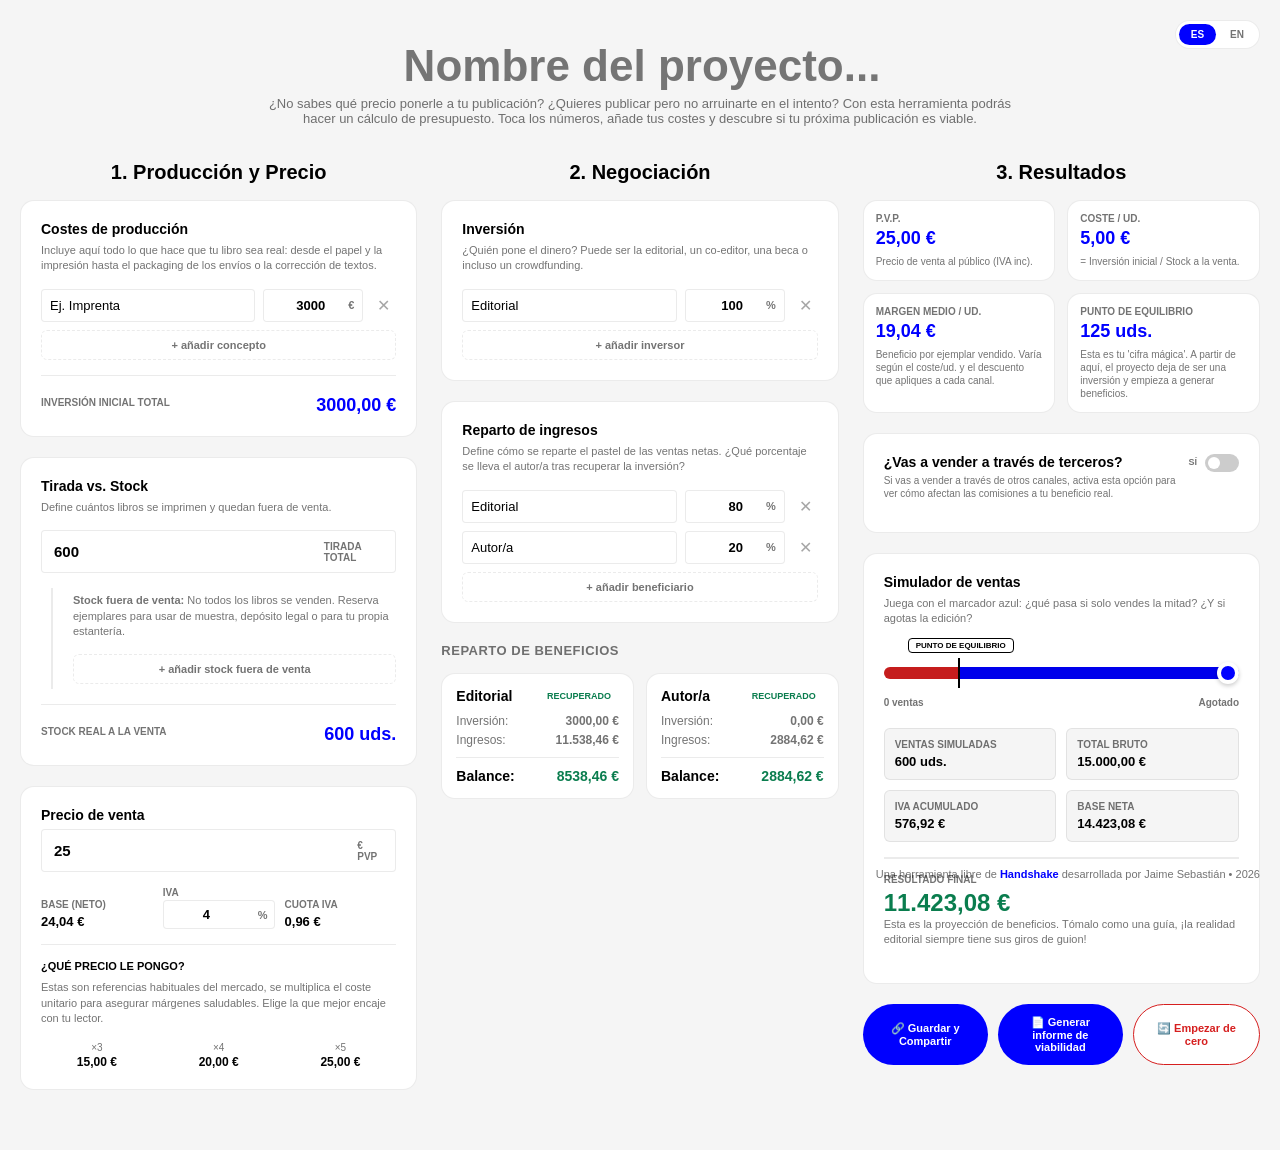
<file: index.html>
<!DOCTYPE html>
<html lang="es">
<head>
    <meta charset="UTF-8">
    <title>Calculadora Editorial • Handshake</title>
    <link rel="stylesheet" href="css/style.css">
    <link rel="icon" href="icon.png">
</head>
<body>
    <div class="lang-toggle" id="langToggle">
        <button type="button" class="lang-btn active" data-lang="es">ES</button>
        <button type="button" class="lang-btn" data-lang="en">EN</button>
    </div>

    <div class="handshake-credit" data-i18n-html="credit">
        Una herramienta libre de <a href="https://www.handshake.fun" target="_blank">Handshake</a> desarrollada por Jaime Sebastián • 2026
    </div>

    <div class="container">
        <header class="minimal-header">
            <input id="titulo_proyecto" class="title-input" placeholder="Nombre del proyecto..." data-i18n-placeholder="titlePlaceholder">
            <div class="subtitle" data-i18n="subtitle">¿No sabes qué precio ponerle a tu publicación? ¿Quieres publicar pero no arruinarte en el intento? Con esta herramienta podrás hacer un cálculo de presupuesto. Toca los números, añade tus costes y descubre si tu próxima publicación es viable.</div>
        </header>

        <div class="layout">
            <div class="column">
                <div class="column-title" data-i18n="col1">1. Producción y Precio</div>

                <section class="card">
                    <h3 data-i18n="costsTitle">Costes de producción</h3>
                    <div class="helper" data-i18n="costsHelper">Incluye aquí todo lo que hace que tu libro sea real: desde el papel y la impresión hasta el packaging de los envíos o la corrección de textos.</div>
                    <div id="costList"></div>
                    <button class="add-btn" onclick="addCost()" data-i18n="addConcept">+ añadir concepto</button>
                    <div class="divider"></div>
                    <div class="metric-row-inline">
                        <span class="label" data-i18n="totalInvestment">Inversión inicial total</span>
                        <span id="total_inversion" class="value-main val-blue">0,00 €</span>
                    </div>
                </section>

                <section class="card">
                    <h3 data-i18n="stockTitle">Tirada vs. Stock</h3>
                    <div class="helper" data-i18n="stockHelper">Define cuántos libros se imprimen y quedan fuera de venta.</div>
                    <div class="input-group">
                        <input id="tirada_total" class="calc" type="number" value="600">
                        <span class="unit" data-i18n="printRunUnit">Tirada total </span>
                    </div>

                    <div class="stock-deduction-box">
                        <div class="helper" data-i18n-html="stockBoxHelper"><b>Stock fuera de venta:</b> No todos los libros se venden. Reserva ejemplares para usar de muestra, depósito legal o para tu propia estantería.</div>
                        <div id="stockList"></div>
                        <button class="add-btn" onclick="addStock()" data-i18n="addStock">+ añadir stock fuera de venta</button>
                    </div>

                    <div class="divider"></div>
                    <div class="metric-row-inline">
                        <span class="label" data-i18n="actualStock">Stock real a la venta</span>
                        <span id="tirada_venta" class="value-main val-blue">600 uds.</span>
                    </div>
                </section>

                <section class="card">
                    <h3 data-i18n="priceTitle">Precio de venta</h3>
                    <div class="input-group">
                        <input id="pvp" class="calc" type="number" value="25">
                        <span class="unit" data-i18n="pvpUnit">€ PVP</span>
                    </div>

                    <div class="price-grid">
                        <div class="price-sub-item">
                            <span class="label" data-i18n="baseLabel">Base (Neto)</span>
                            <b id="base_calc">0,00 €</b>
                        </div>
                        <div class="price-sub-item">
                            <span class="label" data-i18n="ivaLabel">IVA</span>
                            <div class="input-wrapper mini">
                                <input id="iva_pct" class="calc" type="number" value="4">
                                <span class="inline-unit">%</span>
                            </div>
                        </div>
                        <div class="price-sub-item">
                            <span class="label" data-i18n="ivaAmountLabel">Cuota IVA</span>
                            <b id="iva_calc">0,00 €</b>
                        </div>
                    </div>
                    <div class="divider"></div>

                    <h4 class="mini-section-title" data-i18n="priceQuestion">¿Qué precio le pongo?</h4>
                    <div class="helper" data-i18n="priceHelper">Estas son referencias habituales del mercado, se multiplica el coste unitario para asegurar márgenes saludables. Elige la que mejor encaje con tu lector.</div>
                    <div class="suggestions-container">
                        <div class="suggest-item"><span>×3</span><b id="p3">0,00 €</b></div>
                        <div class="suggest-item"><span>×4</span><b id="p4">0,00 €</b></div>
                        <div class="suggest-item"><span>×5</span><b id="p5">0,00 €</b></div>
                    </div>
                </section>
            </div>

            <div class="column">
                <div class="column-title" data-i18n="col2">2. Negociación</div>
                <section class="card">
                    <h3 data-i18n="investTitle">Inversión</h3>
                    <div class="helper" data-i18n="investHelper">¿Quién pone el dinero? Puede ser la editorial, un co-editor, una beca o incluso un crowdfunding.</div>
                    <div id="investList"></div>
                    <button class="add-btn" onclick="addInvestor()" data-i18n="addInvestor">+ añadir inversor</button>
                    <div id="invWarning" class="warning" data-i18n="investWarning">⚠️ La inversión debe sumar 100%</div>
                </section>

                <section class="card">
                    <h3 data-i18n="incomeTitle">Reparto de ingresos</h3>
                    <div class="helper" data-i18n="incomeHelper">Define cómo se reparte el pastel de las ventas netas. ¿Qué porcentaje se lleva el autor/a tras recuperar la inversión?</div>
                    <div id="incomeList"></div>
                    <button class="add-btn" onclick="addIncome()" data-i18n="addBeneficiary">+ añadir beneficiario</button>
                    <div id="incWarning" class="warning" data-i18n="incomeWarning">⚠️ El reparto debe sumar 100%</div>
                </section>

                <div class="section-plain">
                    <h3 class="small-title" data-i18n="profitSplitTitle">Reparto de beneficios</h3>
                    <div id="actorCharts"></div>
                </div>
            </div>

            <div class="column">
                <div class="column-title" data-i18n="col3">3. Resultados</div>

                <section class="card-nested-container">
                    <div class="nested-grid">
                        <div class="nested-card">
                            <span class="label" data-i18n="pvpLabel">P.V.P.</span>
                            <span id="resumen_pvp" class="val-blue">0,00 €</span>
                            <div class="helper-mini" data-i18n="pvpHelperMini">Precio de venta al público (IVA inc).</div>
                        </div>
                        <div class="nested-card">
                            <span class="label" data-i18n="costPerUnitLabel">Coste / ud.</span>
                            <span id="coste_unitario" class="val-blue">0,00 €</span>
                            <div class="helper-mini" data-i18n="costPerUnitHelperMini">= Inversión inicial / Stock a la venta.</div>
                        </div>
                        <div class="nested-card">
                            <span class="label" data-i18n="marginLabel">Margen medio / ud.</span>
                            <span id="beneficio" class="val-blue">0,00 €</span>
                            <div class="helper-mini" data-i18n="marginHelperMini">Beneficio por ejemplar vendido. Varía según el coste/ud. y el descuento que apliques a cada canal.</div>
                        </div>
                        <div class="nested-card">
                            <span class="label" data-i18n="breakEvenLabel">Punto de equilibrio</span>
                            <span id="equilibrio" class="val-blue">0 uds.</span>
                            <div class="helper-mini" data-i18n="breakEvenHelperMini">Esta es tu 'cifra mágica'. A partir de aquí, el proyecto deja de ser una inversión y empieza a generar beneficios.</div>
                        </div>
                    </div>
                </section>

                <section class="card">
                    <div style="display: flex; justify-content: space-between; align-items: start; margin-bottom: 12px;">
                        <div>
                            <h3 style="margin:0;" data-i18n="thirdPartyQuestion">¿Vas a vender a través de terceros?</h3>
                            <div class="helper-mini" style="margin-top:4px;" data-i18n="thirdPartyHelperMini">Si vas a vender a través de otros canales, activa esta opción para ver cómo afectan las comisiones a tu beneficio real.</div>
                        </div>
                        <div style="display: flex; align-items: center; gap: 8px;">
                            <span class="label" style="font-size: 9px;" data-i18n="yes">SÍ</span>
                            <label class="switch">
                                <input type="checkbox" id="modoPro" onchange="togglePro()">
                                <span class="slider-switch"></span>
                            </label>
                        </div>
                    </div>

                    <div id="proContent" style="display: none; border-top: 1px solid var(--border); margin-top: 10px; padding-top: 15px;">
                        <div class="helper" data-i18n="channelsHelper">Reparte tu stock en distintos canales de venta, ajusta el descuento de cada canal y consigue una proyección más realista.</div>

                        <div class="distribution-bar" id="distBar"></div>
                        <div class="slider-legend" style="margin-top: 8px; margin-bottom: 20px; display: flex; justify-content: space-between;">
                            <span id="label_principal" style="color: var(--blue); font-size: 10px; font-weight: 800;">● Directa</span>
                            <span id="label_otros" style="color: var(--muted); font-size: 10px; font-weight: 800;">● Con comisión</span>
                        </div>

                        <div style="background: #f8fafc; padding: 12px; border-radius: 8px; border: 1px solid var(--border); margin-bottom: 15px;">
                            <div style="display: flex; justify-content: space-between; align-items: center;">
                                <span class="label" style="margin:0" data-i18n="directSales">Ventas Directas (Sin descuento)</span>
                                <span id="unidades_principal" style="font-weight: 800; color: var(--blue);">0 uds.</span>
                            </div>
                        </div>

                        <div style="display: grid; grid-template-columns: 1fr 60px 70px 25px; gap: 8px; margin-bottom: 8px; padding: 0 5px; font-size: 9px; font-weight: 800; color: var(--muted); text-transform: uppercase;">
                            <span data-i18n="channelHeader">Canal de venta</span><span data-i18n="discountHeader">% Dto.</span><span data-i18n="salesHeader">Ventas (uds.)</span><span></span>
                        </div>
                        <div id="channelList"></div>
                        <button class="add-btn" onclick="addChannel()" data-i18n="addChannel">+ añadir canal con dto.</button>
                    </div>
                </section>

                <section class="card simulator-section">
                    <h3 data-i18n="simulatorTitle">Simulador de ventas</h3>
                    <div class="helper" data-i18n="simulatorHelper">Juega con el marcador azul: ¿qué pasa si solo vendes la mitad? ¿Y si agotas la edición?</div>

                    <div class="range-container">
                        <div class="range-track" id="range_track_bg">
                            <div id="break_fill" class="range-fill"></div>
                            <div id="eq_mark" class="range-mark"><span class="mark-label" data-i18n="breakEvenMark">PUNTO DE EQUILIBRIO</span></div>
                        </div>
                        <input type="range" id="ventasSlider" class="range-input" min="0" max="100" value="100">
                    </div>
                    <div class="slider-legend"><span data-i18n="zeroSales">0 ventas</span><span data-i18n="soldOut">Sold out</span></div>

                    <div class="results-grid">
                        <div class="res-item blue-box">
                            <span class="label" data-i18n="simulatedSales">Ventas simuladas</span>
                            <b id="ventas_sim_val">0 uds.</b>
                        </div>
                        <div class="res-item">
                            <span class="label" data-i18n="grossTotal">Total Bruto</span>
                            <b id="ingresos_total">0,00 €</b>
                        </div>
                        <div class="res-item">
                            <span class="label" data-i18n="accumulatedVat">IVA Acumulado</span>
                            <b id="iva_total">0,00 €</b>
                        </div>
                        <div class="res-item">
                            <span class="label" data-i18n="netBase">Base Neta</span>
                            <b id="ingresos_sin_iva">0,00 €</b>
                        </div>
                        <div class="res-total">
                            <span class="label" data-i18n="finalResult">Resultado Final</span>
                            <span id="beneficio_sin_iva" class="val-final">0,00 €</span>
                              <div class="helper" data-i18n="finalHelper">Esta es la proyección de beneficios. Tómalo como una guía, ¡la realidad editorial siempre tiene sus giros de guion!</div>

                        </div>
                    </div>
                </section>

                <div class="action-footer">
                    <button class="btn btn-dark" onclick="shareProject()" data-i18n="shareBtn">🔗 Guardar y Compartir</button>
                    <button class="btn btn-dark" onclick="exportPDF()" data-i18n="pdfBtn">📄 Generar informe de viabilidad</button>
                    <button class="btn btn-reset" onclick="resetCalc()" data-i18n="resetBtn">🔄 Empezar de cero</button>
                </div>
            </div>
        </div>
    </div>
    <script src="js/app.js"></script>
    <script data-goatcounter="https://jaimesebas92.goatcounter.com/count" async src="//gc.zgo.at/count.js"></script>
</body>
</html>
</file>
<file: css/style.css>
:root {
    --bg: #f5f5f5; --card: #ffffff; --text: #000000; --muted: rgba(0, 0, 0, 0.55);
    --border: rgba(0, 0, 0, 0.08); --blue: #0000ff; --blue-hover: #333333; --green: #0a7d4e; --green-rgb: 10, 125, 78; --red: #d61f1f; --orange: #f59e0b;
}

body { font-family: Helvetica, Arial, sans-serif; background: var(--bg); color: var(--text); padding: 40px 20px; margin: 0; font-variant-numeric: tabular-nums; -webkit-font-smoothing: antialiased; }
.container { max-width: 1300px; margin: auto; }

.handshake-credit { position: fixed; bottom: 20px; right: 20px; font-size: 11px; color: var(--muted); }
.handshake-credit a { color: var(--blue); text-decoration: none; font-weight: 700; }

.lang-toggle { position: fixed; top: 20px; right: 20px; display: flex; gap: 2px; background: var(--card); border: 1px solid var(--border); border-radius: 999px; padding: 3px; z-index: 100; }
.lang-btn { border: none; background: none; padding: 5px 12px; border-radius: 999px; font-size: 10px; font-weight: 800; color: var(--muted); cursor: pointer; font-family: Helvetica, Arial, sans-serif; transition: background-color .15s, color .15s; }
.lang-btn.active { background: var(--blue); color: #fff; }

.minimal-header { margin-bottom: 35px; text-align: center; }
.title-input { border: none; background: transparent; font-size: clamp(2rem, 4vw, 2.75rem); font-weight: 800; width: 100%; outline: none; color: var(--text); text-align: center; }
.subtitle { color: var(--muted); font-size: 13px; margin: 4px auto 0; max-width: 768px; text-align: center; }

.layout { display: grid; grid-template-columns: repeat(3, 1fr); gap: 24px; }
.column-title { font-size: 20px; font-weight: 800; color: var(--text); text-transform: none; letter-spacing: normal; text-align: center; margin-bottom: 16px; }

.card { background: var(--card); border: 1px solid var(--border); border-radius: 14px; padding: 20px; margin-bottom: 20px; }
.card h3 { margin: 0 0 6px 0; font-size: 14px; font-weight: 700; }
.helper { font-size: 11px; color: var(--muted); margin-bottom: 15px; display: block; line-height: 1.4; }
.helper-mini { font-size: 10px; color: var(--muted); line-height: 1.3; margin-top: 6px; }
.small-title { font-size: 13px; font-weight: 700; margin-bottom: 15px; color: var(--muted); text-transform: uppercase; letter-spacing: 0.5px; }
.mini-section-title { font-size: 11px; font-weight: 800; text-transform: uppercase; margin: 0 0 8px 0; color: var(--text); }

.input-group { display: flex; align-items: center; background: var(--card); border: 1px solid var(--border); border-radius: 4px; padding: 0 12px; margin-bottom: 10px; }
.input-group input { border: none; padding: 12px 0; width: 100%; font-weight: 700; font-size: 15px; outline: none; }
.unit { font-size: 10px; font-weight: 800; color: var(--muted); text-transform: uppercase; }

.input-wrapper.mini { display: flex; align-items: center; border: 1px solid var(--border); border-radius: 4px; background: var(--card); padding: 0 6px; }
.input-wrapper.mini input { border: none; padding: 6px; width: 100%; font-weight: 700; font-size: 13px; outline: none; text-align: center; }
.inline-unit { font-size: 11px; font-weight: 800; color: var(--muted); }

.dynamic-row { display: grid; grid-template-columns: 1fr 100px 25px; gap: 8px; margin-bottom: 8px; }
.input-wrapper-list { display: flex; align-items: center; border: 1px solid var(--border); border-radius: 4px; background: var(--card); padding-right: 8px; }
.input-wrapper-list input { border: none; padding: 8px; width: 100%; font-weight: 700; font-size: 13px; outline: none; text-align: right; border-radius: 4px; }

.stock-deduction-box { border-left: 2px solid var(--border); padding: 5px 0 5px 20px; margin: 15px 0 15px 10px; }

.metric-row-inline { display: flex; justify-content: space-between; align-items: center; }
.value-main { font-size: 18px; font-weight: 800; color: var(--text); }
.label { font-size: 10px; font-weight: 800; color: var(--muted); text-transform: uppercase; display: block; margin-bottom: 2px;}

.price-grid { display: grid; grid-template-columns: repeat(3, 1fr); gap: 10px; margin-top: 15px; align-items: end; }
.price-sub-item b { font-size: 13px; font-weight: 700; display: block; margin-top: 4px; }

.suggestions-container { display: grid; grid-template-columns: repeat(3, 1fr); gap: 10px; text-align: center; }
.suggest-item { font-size: 10px; color: var(--muted); }
.suggest-item b { display: block; color: var(--text); font-size: 12px; margin-top: 2px; }

.card-nested-container { margin-bottom: 20px; }
.nested-grid { display: grid; grid-template-columns: 1fr 1fr; gap: 12px; margin-bottom: 12px; }
.nested-card { background: var(--card); border: 1px solid var(--border); border-radius: 14px; padding: 12px; }
.val { font-size: 15px; font-weight: 800; display: block; margin-top: 4px; }
.val-blue { font-size: 18px; font-weight: 800; color: var(--blue); display: block; margin-top: 4px; }

#actorCharts { display: grid; grid-template-columns: 1fr 1fr; gap: 12px; }
.actor-card { background: var(--card); border: 1px solid var(--border); border-radius: 14px; padding: 14px; }
.a-head { display: flex; justify-content: space-between; align-items: center; margin-bottom: 10px; font-weight: 800; font-size: 14px; }
.a-badge { font-size: 9px; padding: 3px 8px; border-radius: 999px; font-weight: 900; }
.a-row { display: flex; justify-content: space-between; font-size: 12px; margin-bottom: 5px; color: var(--muted); }
.a-total { border-top: 1px solid var(--border); margin-top: 10px; padding-top: 10px; font-weight: 800; font-size: 14px; display: flex; justify-content: space-between; }

.simulator-section { margin-bottom: 15px; }
.slider-legend { display: flex; justify-content: space-between; font-size: 10px; font-weight: 800; color: var(--muted); margin-top: 18px; }
.range-container { position: relative; height: 12px; border-radius: 6px; margin: 40px 0 10px 0; overflow: visible; }
.range-track { width: 100%; height: 100%; position: relative; border-radius: 6px; }
.range-fill { height: 100%; border-radius: 6px; transition: 0.1s; position: absolute; z-index: 1; }
.range-mark { position: absolute; width: 2px; height: 30px; background: var(--text); top: -9px; z-index: 5; }
.mark-label { position: absolute; top: -20px; left: -50px; width: 100px; text-align: center; font-size: 8px; font-weight: 900; background: var(--card); padding: 2px; border: 1px solid var(--text); border-radius: 4px;}
.range-input { position: absolute; width: 100%; top: -10px; height: 32px; -webkit-appearance: none; background: transparent; cursor: pointer; z-index: 10; margin: 0; }
.range-input::-webkit-slider-thumb { -webkit-appearance: none; height: 22px; width: 22px; border-radius: 50%; background: var(--blue); border: 4px solid var(--card); box-shadow: 0 2px 4px rgba(0,0,0,0.2); }

.results-grid { display: grid; grid-template-columns: 1fr 1fr; gap: 10px; margin-top: 20px; }
.res-item { background: var(--bg); padding: 10px; border-radius: 6px; border: 1px solid var(--border); }
.res-item b { display: block; font-size: 13px; margin-top: 4px; }
.res-total { grid-column: span 2; border-top: 2px solid var(--border); padding-top: 15px; margin-top: 5px; }
.val-final { font-size: 24px; font-weight: 900; display: block; margin-top: 4px; }

.action-footer { display: flex; gap: 10px; margin-top: 20px; }
.btn { flex: 1; padding: 12px; border-radius: 999px; font-weight: 800; font-size: 11px; cursor: pointer; border: none; transition: background-color 0.15s ease; }
.btn-dark { background: var(--blue); color: #fff; }
.btn-dark:hover { background: var(--blue-hover); }
.btn-reset { background: var(--card); border: 1px solid var(--red); color: var(--red); }
.btn-reset:hover { background: rgba(214, 31, 31, 0.06); }

.divider { border-top: 1px solid var(--border); margin: 15px 0; }
.warning { color: #92400e; background: #fef3c7; padding: 8px; border-radius: 6px; font-size: 10px; font-weight: 800; margin-top: 10px; border: 1px solid var(--orange); display: none; }
.add-btn { width: 100%; background: none; border: 1px dashed var(--border); padding: 8px; border-radius: 6px; color: var(--muted); cursor: pointer; font-size: 11px; font-weight: 700; }

.switch { position: relative; display: inline-block; width: 34px; height: 18px; }
.switch input { opacity: 0; width: 0; height: 0; }
.slider-switch { position: absolute; cursor: pointer; top: 0; left: 0; right: 0; bottom: 0; background-color: rgba(0, 0, 0, 0.2); transition: .4s; border-radius: 34px; }
.slider-switch:before { position: absolute; content: ""; height: 12px; width: 12px; left: 3px; bottom: 3px; background-color: white; transition: .4s; border-radius: 50%; }
input:checked + .slider-switch { background-color: var(--blue); }
input:checked + .slider-switch:before { transform: translateX(16px); }

.distribution-bar { display: flex; height: 12px; background: #ececec; border-radius: 4px; overflow: hidden; margin-top: 10px; }
.bar-segment { height: 100%; transition: width 0.3s ease; border-right: 1px solid rgba(255,255,255,0.2); cursor: help; } /* Cursor añadido */

.channel-row { display: grid; grid-template-columns: 1fr 60px 70px 25px; gap: 8px; align-items: center; margin-bottom: 6px; }
.channel-row input { width: 100%; padding: 8px 6px; border: 1px solid var(--border); border-radius: 4px; font-weight: 700; font-size: 12px; text-align: right; outline: none; box-sizing: border-box; }
.chan-name { text-align: right !important; }

/* INICIO DEL AÑADIDO: CSS PARA IMPRESIÓN PDF */
@media print {
    body { padding: 0; background: #fff; color: #000; }
    .container { max-width: 100%; margin: 0; }
    .handshake-credit, .action-footer, .add-btn, .helper, .helper-mini, .switch, .slider-switch, .dynamic-row button { display: none !important; }
    .layout { display: grid; grid-template-columns: repeat(3, 1fr); gap: 15px; }
    .card { padding: 12px; margin-bottom: 12px; box-shadow: none; border: 1px solid #e2e8f0; break-inside: avoid; }
    .minimal-header { margin-bottom: 20px; }
    input { border: none !important; padding: 0 !important; background: transparent !important; color: #000 !important; }
    .input-group, .input-wrapper, .text-input { border: none !important; padding: 0 !important; }
    * { -webkit-print-color-adjust: exact !important; print-color-adjust: exact !important; }
    .range-input::-webkit-slider-thumb { display: none !important; }
    .range-container { margin: 25px 0 10px 0; }
    #pdf-qr-section { grid-column: span 3; text-align: center; margin-top: 20px; padding-top: 20px; border-top: 1px solid #e2e8f0; break-inside: avoid; }
}
/* FIN DEL AÑADIDO */
</file>
